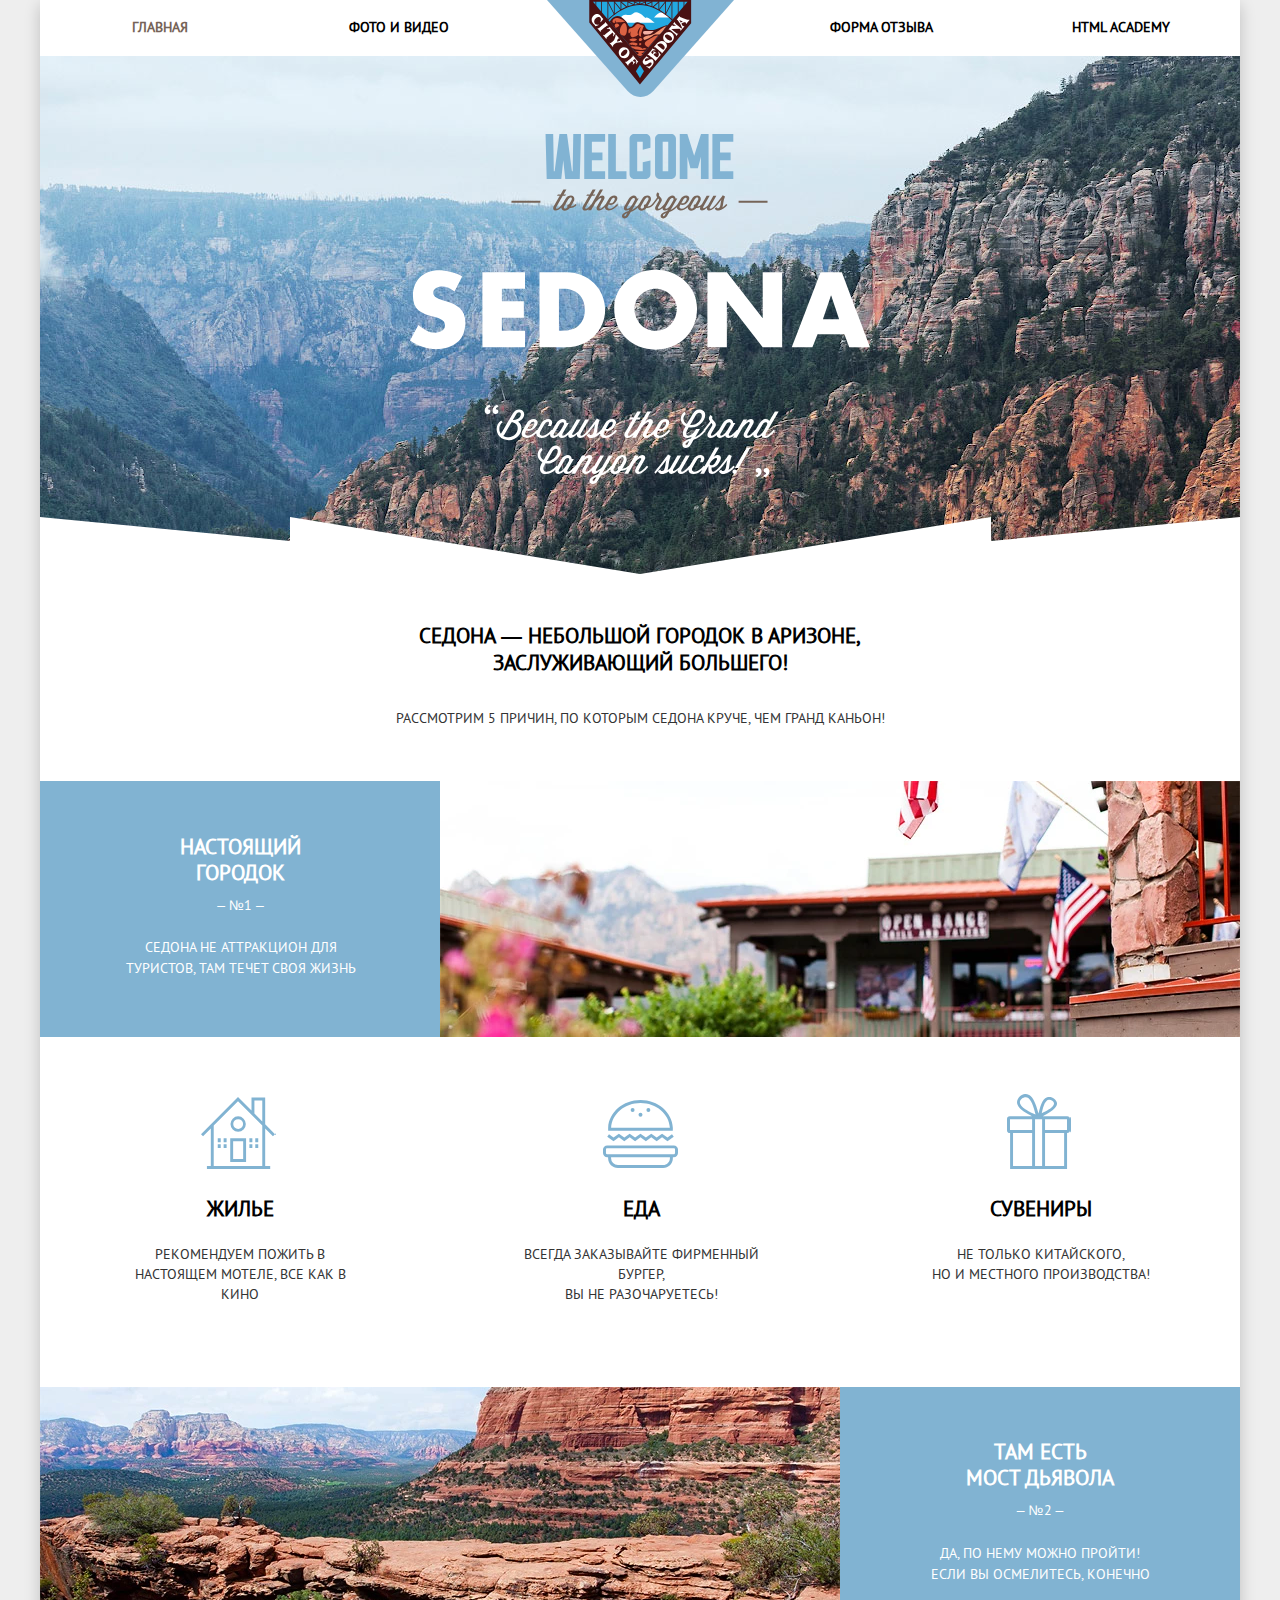
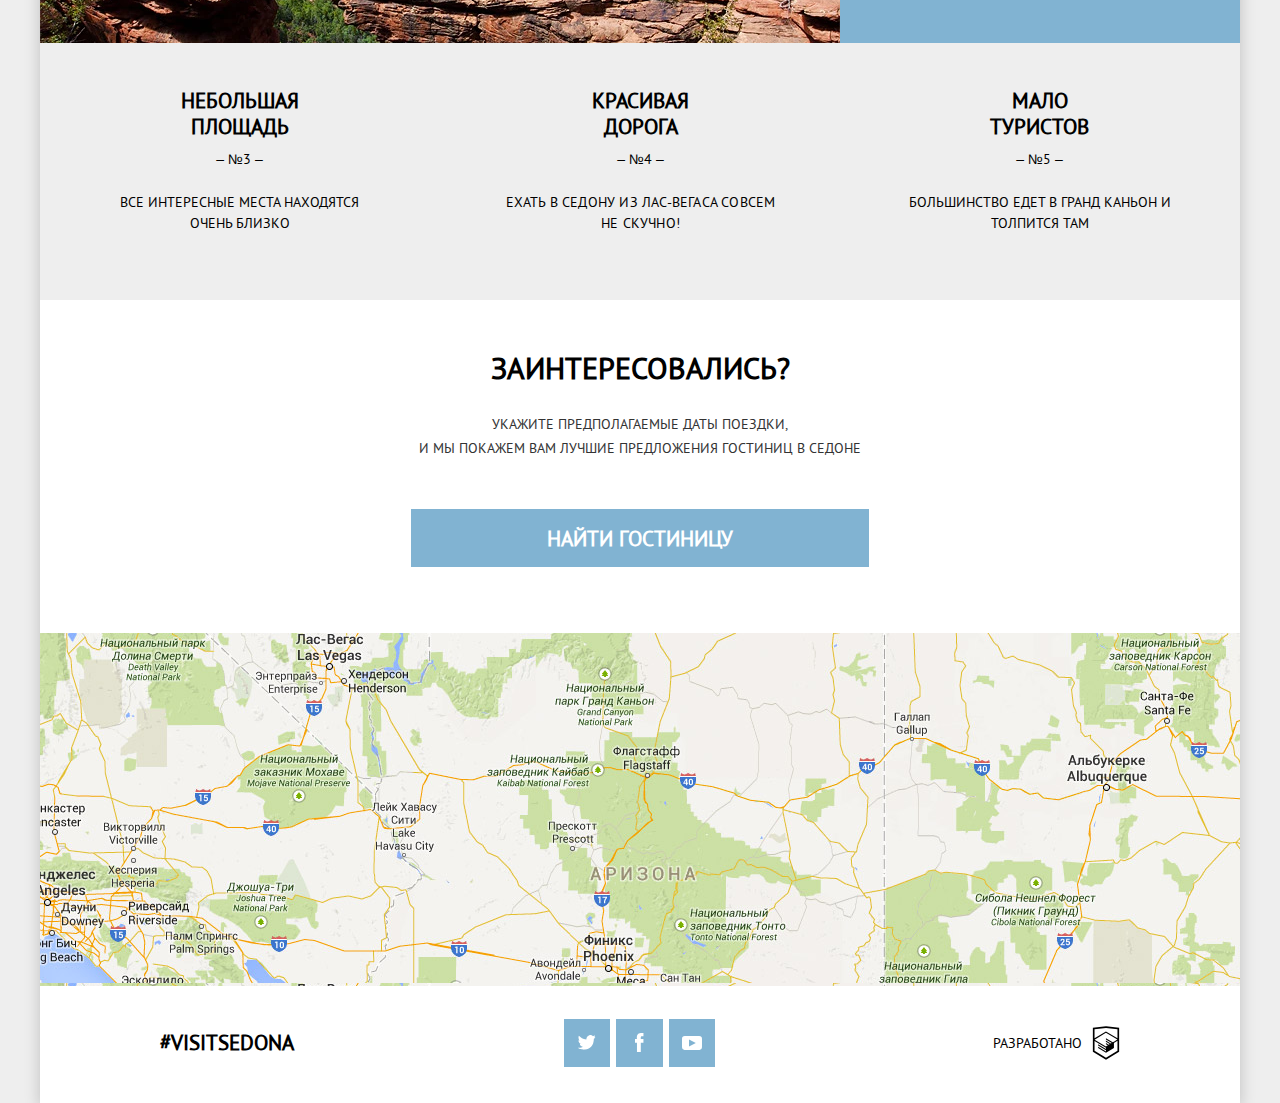
<file: index.html>
<!DOCTYPE html>
<html lang="ru">
<head>
  <meta charset="utf-8">
  <title>HTML Academy: Седона</title>
  <meta name="viewport" content="width=device-width,initial-scale=1">
  <link rel="preload" href="fonts/ptsans.woff2" as="font" crossorigin="anonymous">
  <link rel="preload" href="fonts/ptsansbold.woff2" as="font" crossorigin="anonymous">
  <link rel="stylesheet" href="css/style.min.css">
</head>
<body>
  <div class="wrapper">
    <header class="page-header">
      <nav class="main-menu main-menu--closed main-menu--nojs">
        <button class="main-menu__toggle" type="button"><span class="visually-hidden">Открыть меню</span></button>
        <ul class="main-menu__list site-list">
          <li class="site-list__item">
            <a class="site-list__link site-list__link--active">Главная</a>
          </li>
          <li class="site-list__item">
            <a class="site-list__link" href="photos.html">Фото и видео</a>
          </li>
          <li class="site-list__item">
            <a class="site-list__link" href="form.html">Форма отзыва</a>
          </li>
          <li class="site-list__item">
            <a class="site-list__link" href="https://htmlacademy.ru/intensive/adaptive">HTML Academy</a>
          </li>
        </ul>
        <div class="main-menu__mock"></div>
      </nav>
      <a class="page-header__logo" href="#">
        <picture>
          <source media="(min-width: 1200px)" srcset="img/logo-sedona-desktop.svg">
          <source media="(min-width: 768px)" srcset="img/logo-sedona-tablet.svg">
          <img class="page-header__logo-image" src="img/logo-sedona-mobile.svg" width="102" height="83" alt="Городок Седона">
        </picture>
      </a>
    </header>

    <main class="page-main">

      <section class="intro">
        <figure class="intro__photo">
          <img class="intro__image" src="img/text-sedona-index.svg" width="281" height="214" alt="Добро пожаловать в Седону!">
        </figure>
      </section>

      <h1 class="visually-hidden">Информационный сайт городка Седона</h1>

      <section class="advantages">
        <header class="advantages__header">
          <h2 class="visually-hidden">Особенности городка Седона</h2>
          <b class="advantages__slogan">СЕДОНА — небольшой городок в АРИЗОНЕ, зАСЛУЖИвающий большего!</b>
          <p class="advantages__intro">Рассмотрим 5 причин, по которым Седона круче, чем гранд каньон!</p>
        </header>
        <ul class="advantages__list">
          <li class="advantages__item edge edge--white">
            <div class="edge__text">
              <b class="edge__title">Настоящий городок</b>
              <span class="edge__count">&ndash; №1 &ndash;</span>
              <p class="edge__desc">Седона не аттракцион для туристов, там течет своя жизнь</p>
            </div>
            <figure class="edge__photo">
              <picture>
                <source type="image/webp" media="(min-width: 1200px)" srcset="img/main-city-desktop@1x.webp 1x, img/main-city-desktop@2x.webp 2x">
                <source type="image/webp" media="(min-width: 768px)" srcset="img/main-city-tablet@1x.webp 1x, img/main-city-tablet@2x.webp 2x">
                <source type="image/webp" srcset="img/main-city-mobile@1x.webp 1x, img/main-city-mobile@2x.webp 2x">
                <source media="(min-width: 1200px)" srcset="img/main-city-desktop@1x.jpg 1x, img/main-city-desktop@2x.jpg 2x">
                <source media="(min-width: 768px)" srcset="img/main-city-tablet@1x.jpg 1x, img/main-city-tablet@2x.jpg 2x">
                <img class="edge__image" src="img/main-city-mobile@1x.jpg" srcset="img/main-city-mobile@2x.jpg 2x" alt="Мотель в городке Седона">
              </picture>
            </figure>
          </li>
          <li class="advantages__item edge edge--white">
            <div class="edge__text">
              <b class="edge__title">Там есть <br> мост дьявола</b>
              <span class="edge__count">&ndash; №2 &ndash;</span>
              <p class="edge__desc">Да, по нему можно пройти! Если вы осмелитесь, конечно</p>
            </div>
            <figure class="edge__photo">
              <picture>
                <source type="image/webp" media="(min-width: 1200px)" srcset="img/main-bridge-desktop@1x.webp 1x, img/main-bridge-desktop@2x.webp 2x">
                <source type="image/webp" media="(min-width: 768px)" srcset="img/main-bridge-tablet@1x.webp 1x, img/main-bridge-tablet@2x.webp 2x">
                <source type="image/webp" srcset="img/main-bridge-mobile@1x.webp 1x, img/main-bridge-mobile@2x.webp 2x">
                <source media="(min-width: 1200px)" srcset="img/main-bridge-desktop@1x.jpg 1x, img/main-bridge-desktop@2x.jpg 2x">
                <source media="(min-width: 768px)" srcset="img/main-bridge-tablet@1x.jpg 1x, img/main-bridge-tablet@2x.jpg 2x">
                <img class="edge__image" src="img/main-bridge-mobile@1x.jpg" srcset="img/main-bridge-mobile@2x.jpg 2x" alt="Мотель в городке Седона">
              </picture>
            </figure>
          </li>
          <li class="advantages__item edge edge--black">
            <b class="edge__title">Небольшая площадь</b>
            <span class="edge__count">&ndash; №3 &ndash;</span>
            <p class="edge__desc">Все интересные места находятся очень близко</p>
          </li>
          <li class="advantages__item edge edge--black">
            <b class="edge__title">Красивая дорога</b>
            <span class="edge__count">&ndash; №4 &ndash;</span>
            <p class="edge__desc">Ехать в Седону из Лас-Вегаса совсем <br> не скучно!</p>
          </li>
          <li class="advantages__item edge edge--black">
            <b class="edge__title">Мало туристов</b>
            <span class="edge__count">&ndash; №5 &ndash;</span>
            <p class="edge__desc">Большинство едет в Гранд Каньон и толпится там</p>
          </li>
          <li class="advantages__item advantages-more">
            <ul class="advantages-more__list">
              <li class="advantages-more__item edge-more">
                <b class="edge-more__title">Жилье</b>
                <p class="edge-more__text">Рекомендуем пожить в настоящем мотеле, все как в кино</p>
              </li>
              <li class="advantages-more__item edge-more">
                <b class="edge-more__title">Сувениры</b>
                <p class="edge-more__text">Не только китайского, <br> но и местного производства!</p>
              </li>
              <li class="advantages-more__item edge-more">
                <b class="edge-more__title">Еда</b>
                <p class="edge-more__text">Всегда заказывайте фирменный бургер, <br> вы не разочаруетесь!</p>
              </li>
            </ul>
          </li>
        </ul>
      </section>

      <section class="booking">
        <h2 class="visually-hidden">Бронирование гостиницы</h2>
        <b class="booking__title">Заинтересовались?</b>
        <p class="booking__text">Укажите предполагаемые даты поездки, <br> и мы покажем вам лучшие предложения гостиниц в Cедоне</p>
        <a href="booking.html" class="booking__search button">Найти гостиницу</a>
      </section>

      <section class="map">
        <h2 class="visually-hidden">Местоположение Седоны на интерактивной карте</h2>
        <div class="map__place">
          <iframe class="map__content" src="https://www.google.com/maps/embed?pb=!1m14!1m8!1m3!1d1974744.3717088904!2d-111.92174829504081!3d35.585735735313484!3m2!1i1024!2i768!4f13.1!3m3!1m2!1s0x872da132f942b00d%3A0x5548c523fa6c8efd!2z0KHQtdC00L7QvdCwLCDQkNGA0LjQt9C-0L3QsCA4NjMzNiwg0KHQqNCQ!5e0!3m2!1sru!2sru!4v1558352105551!5m2!1sru!2sru" width="320" height="350" frameborder="0" style="border:0" allowfullscreen=""></iframe>
        </div>
      </section>
    </main>

    <footer class="page-footer">
      <div class="page-footer__hashtag hashtag">
        <a href="#" class="hashtag__link">#visitSEDONA</a>
      </div>
      <div class="page-footer__social social">
        <ul class="social__list">
          <li class="social__item">
            <a href="#" class="social__link social__link--twitter">
              <svg width="17.5" height="14.665">
                <use xlink:href="img/sprite.svg#icon-twitter"></use>
              </svg>
              <span class="visually-hidden">Мы в Твиттере</span>
            </a>
          </li>
          <li class="social__item">
            <a href="#" class="social__link social__link--facebook">
              <svg width="8.672 " height="18.944">
                <use xlink:href="img/sprite.svg#icon-facebook"></use>
              </svg>
              <span class="visually-hidden">Мы в Фейсбуке</span>
            </a>
          </li>
          <li class="social__item">
            <a href="#" class="social__link social__link--youtube">
              <svg width="19.979" height="14.015">
                <use xlink:href="img/sprite.svg#icon-youtube"></use>
              </svg>
              <span class="visually-hidden">Мы на Ютубе</span>
            </a>
          </li>
        </ul>
      </div>
      <div class="page-footer__copyright copyright">
        <span class="copyright__text">Разработано</span>
        <a class="copyright__link" href="https://htmlacademy.ru/intensive/adaptive">
          <svg class="copyright__logo" width="40" height="40">
            <use xlink:href="img/sprite.svg#icon-logo"></use>
          </svg>
          <span class="visually-hidden">HTML Academy</span>
        </a>
      </div>
    </footer>
  </div>
  <script src="js/menu-script.js"></script>
  <script src="js/picturefill.min.js"></script>
</body>
</html>
</file>
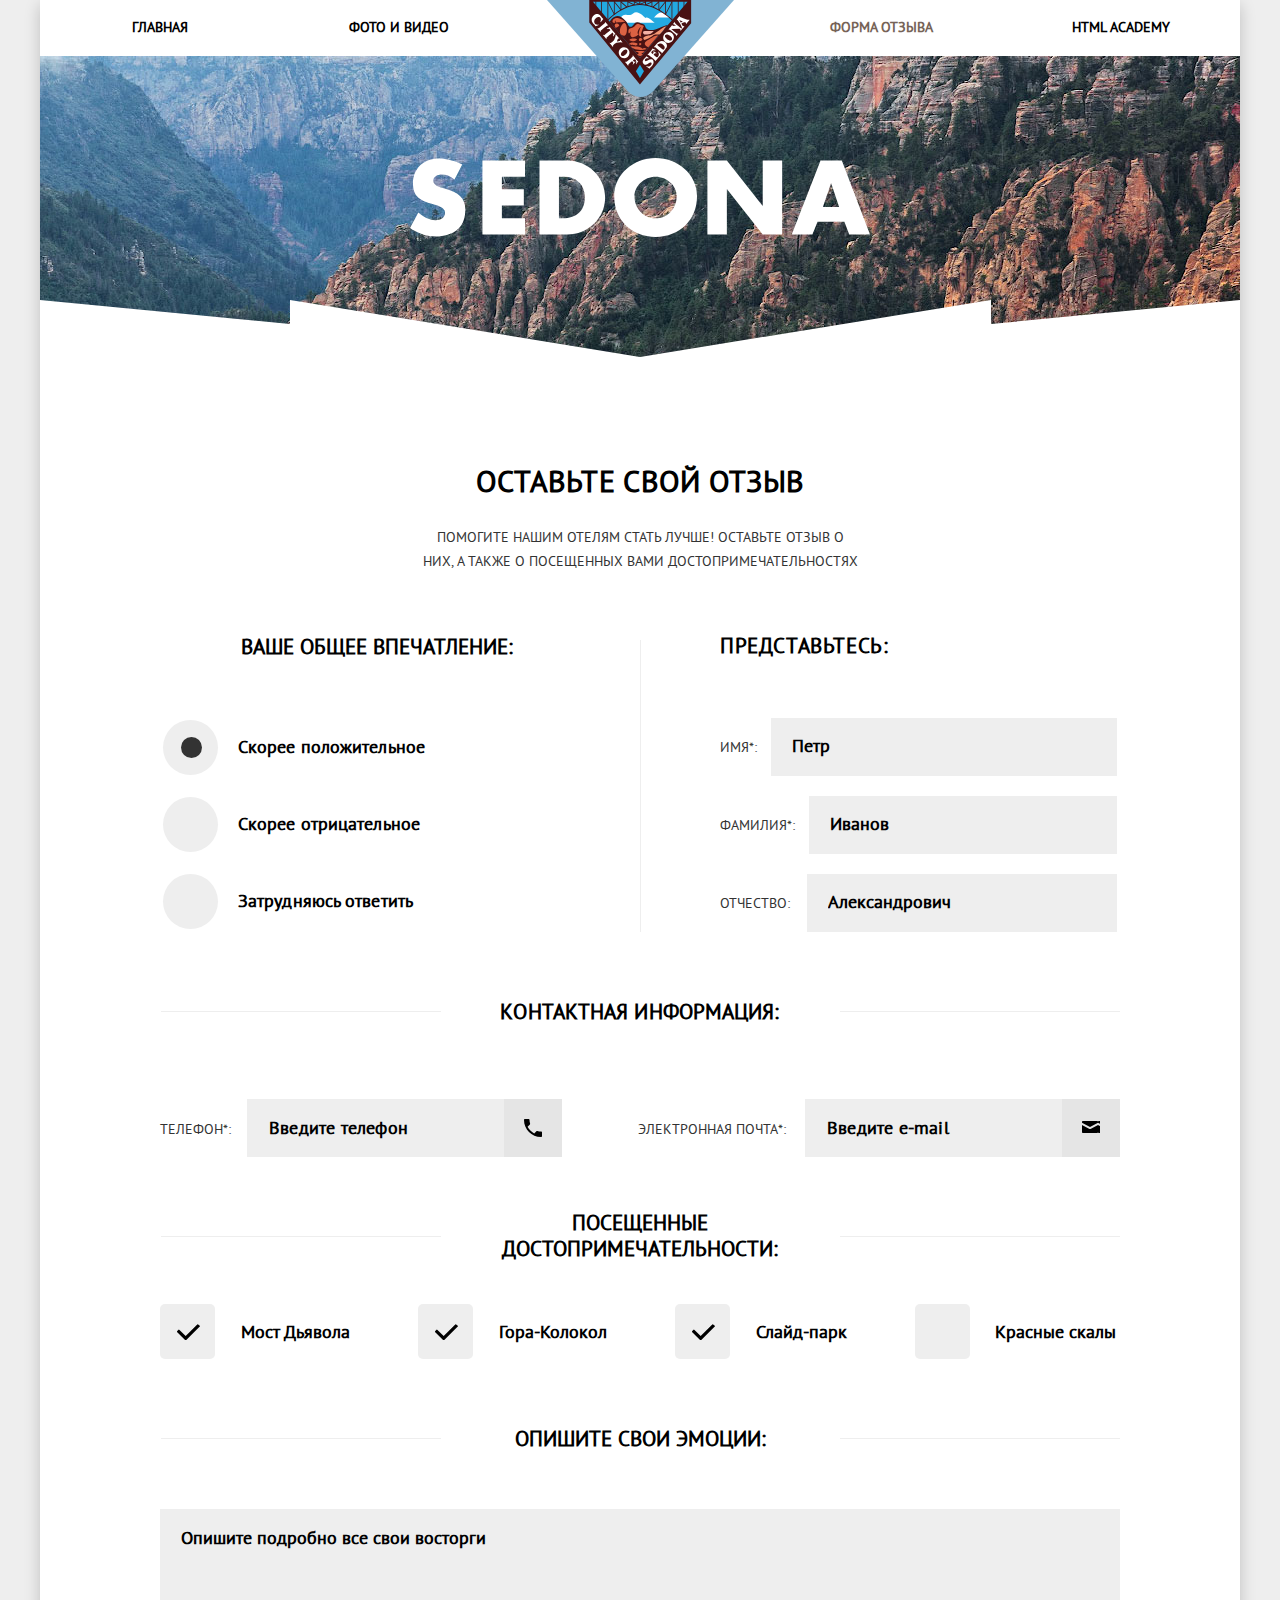
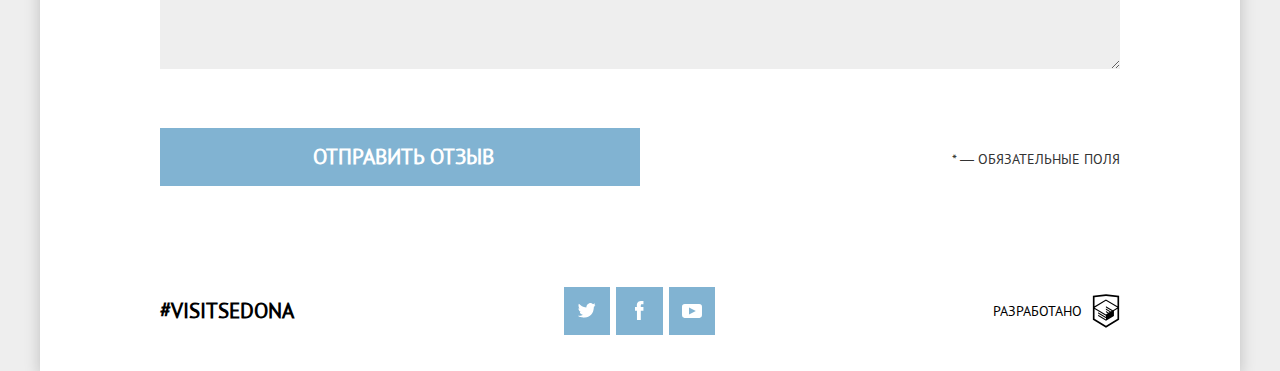
<file: form.html>
<!DOCTYPE html>
<html lang="ru">
<head>
  <meta charset="utf-8">
  <title>HTML Academy: Седона</title>
  <meta name="viewport" content="width=device-width,initial-scale=1">
  <link rel="preload" href="fonts/ptsans.woff2" as="font" crossorigin="anonymous">
  <link rel="preload" href="fonts/ptsansbold.woff2" as="font" crossorigin="anonymous">
  <link rel="stylesheet" href="css/style.min.css">
</head>
<body>
  <div class="wrapper">
    <header class="page-header">
      <nav class="main-menu main-menu--closed main-menu--nojs">
        <button class="main-menu__toggle" type="button"><span class="visually-hidden">Открыть меню</span></button>
          <ul class="main-menu__list site-list">
            <li class="site-list__item">
              <a class="site-list__link" href="index.html">Главная</a>
            </li>
            <li class="site-list__item">
              <a class="site-list__link" href="photos.html">Фото и видео</a>
            </li>
            <li class="site-list__item">
              <a class="site-list__link site-list__link--active">Форма отзыва</a>
            </li>
            <li class="site-list__item">
              <a class="site-list__link" href="https://htmlacademy.ru/intensive/adaptive">HTML Academy</a>
            </li>
          </ul>
          <div class="main-menu__mock"></div>
      </nav>
      <a class="page-header__logo" href="index.html">
        <picture>
          <source media="(min-width: 1200px)" srcset="img/logo-sedona-desktop.svg">
          <source media="(min-width: 768px)" srcset="img/logo-sedona-tablet.svg">
          <img class="page-header__logo-image" src="img/logo-sedona-mobile.svg" width="102" height="83" alt="Городок Седона">
        </picture>
      </a>
    </header>

    <main class="page-main">

      <section class="intro intro--inner">
        <figure class="intro__photo">
          <img class="intro__image" src="img/text-sedona.svg" width="229" height="39" alt="Добро пожаловать в Седону!">
        </figure>
      </section>

      <h1 class="visually-hidden">Отзывы</h1>

      <section class="form">
        <header class="form__header">
          <h2 class="form__title">Оставьте свой отзыв</h2>
          <p class="form__intro">Помогите нашим отелям стать лучше! оставьте отзыв о них, а также о посещенных вами достопримечательностях</p>
        </header>
        <form class="form__content" action="https://echo.htmlacademy.ru" method="post">
          <ul class="form__list">
            <li class="form__item">
              <fieldset class="form-item__fio form-fio">
                <legend class="form-fio__legend"><h3 class="form-fio__title">Представьтесь:</h3></legend>
                <div class="form-fio__string">
                  <label class="form-fio__label" for="fio__name-id">Имя*:</label>
                  <input class="form-fio__input" id="fio__name-id" name="name" type="text" placeholder="Петр" required="">
                </div>
                <div class="form-fio__string">
                  <label class="form-fio__label" for="fio__surname-id">Фамилия*:</label>
                  <input class="form-fio__input" id="fio__surname-id" name="surname" type="text" placeholder="Иванов" required="">
                </div>
                <div class="form-fio__string">
                  <label class="form-fio__label" for="fio__patronymic-id">Отчество:</label>
                  <input class="form-fio__input" id="fio__patronymic-id" name="patronymic" type="text" placeholder="Александрович">
                </div>
              </fieldset>
            </li>
            <li class="form__item">
              <fieldset class="form__contacts form-contacts">
                <legend class="form-contacts__legend"><h3 class="form-contacts__title">Контактная информация:</h3></legend>
                <div class="form-contacts__wrapper">
                  <div class="form-contacts__string">
                    <label class="form-contacts__label" for="contacts__tel-id">
                      <span class="form-contacts__unusual">Контактный</span>
                      <span class="form-contacts__usual">телефон*:</span>
                    </label>
                    <input class="form-contacts__input" id="contacts__tel-id" name="phone" type="tel" pattern="+7[0-9]{3}-[0-9]{3}-[0-9]{2}-[0-9]{2}" placeholder="Введите телефон" required="">
                  </div>
                  <div class="form-contacts__string">
                    <label class="form-contacts__label" for="contacts__mail-id">Электронная почта*:</label>
                    <input class="form-contacts__input" id="contacts__mail-id" name="email" type="email" placeholder="Введите e-mail" required="">
                  </div>
                </div>
              </fieldset>
            </li>
            <li class="form__item">
              <fieldset class="form__effect form-effect">
                <legend class="form-effect__legend"><h3 class="form-effect__title">Ваше общее впечатление:</h3></legend>
                <div class="form-effect__string">
                  <input class="form-effect__input visually-hidden" id="effect__positive-id" name="effect" value="positive" type="radio" checked="">
                  <label class="form-effect__label" for="effect__positive-id">Скорее положительное</label>
                </div>
                <div class="form-effect__string">
                  <input class="form-effect__input visually-hidden" id="effect__negative-id" name="effect" value="negative" type="radio">
                  <label class="form-effect__label" for="effect__negative-id">Скорее отрицательное</label>
                </div>
                <div class="form-effect__string">
                  <input class="form-effect__input visually-hidden" id="effect__difficult-id" name="effect" value="difficult" type="radio">
                  <label class="form-effect__label" for="effect__difficult-id">Затрудняюсь ответить</label>
                </div>
              </fieldset>
            </li>
            <li class="form__item">
              <fieldset class="form__places form-places">
                <legend class="form-places__legend"><h3 class="form-places__title">Посещенные достопримечательности:</h3></legend>
                <div class="form-places__wrapper">
                  <div class="form-places__string">
                    <input class="form-places__input visually-hidden" id="places__bridge-id" name="place" value="devils bridge" type="checkbox" checked="">
                    <label class="form-places__label" for="places__bridge-id">Мост Дьявола</label>
                  </div>
                  <div class="form-places__string">
                    <input class="form-places__input visually-hidden" id="places__mountain-id" name="place" value="Bound-mountain" type="checkbox" checked="">
                    <label class="form-places__label" for="places__mountain-id">Гора-Колокол</label>
                  </div>
                  <div class="form-places__string">
                    <input class="form-places__input visually-hidden" id="places__park-id" name="place" value="Slide-park" type="checkbox" checked="">
                    <label class="form-places__label" for="places__park-id">Слайд-парк</label>
                  </div>
                  <div class="form-places__string">
                    <input class="form-places__input visually-hidden" id="places__rock-id" name="place" value="Red rocks" type="checkbox">
                    <label class="form-places__label" for="places__rock-id">Красные скалы</label>
                  </div>
                </div>
              </fieldset>
            </li>
            <li class="form__item">
              <fieldset class="form__emotions form-emotions">
                <legend class="form-emotions__legend"><h3 class="form-emotions__title">Опишите свои эмоции:</h3></legend>
                <textarea class="form__emotions__input" name="emotions" placeholder="Опишите подробно все свои восторги"></textarea>
              </fieldset>
            </li>
          </ul>
          <div class="form__send">
            <button class="form__button button" type="submit">Отправить отзыв</button>
            <span class="form__remark">* — обязательные поля</span>
          </div>
        </form>
      </section>
    </main>

    <footer class="page-footer">
      <div class="page-footer__hashtag hashtag">
        <a href="#" class="hashtag__link">#visitSEDONA</a>
      </div>
      <div class="page-footer__social social">
        <ul class="social__list">
          <li class="social__item">
            <a href="#" class="social__link social__link--twitter">
              <svg width="17.5" height="14.663">
                <use xlink:href="img/sprite.svg#icon-twitter"></use>
              </svg>
              <span class="visually-hidden">Мы в Твиттере</span>
            </a>
            </li>
            <li class="social__item">
              <a href="#" class="social__link social__link--facebook">
                <svg width="8.672" height="18.944">
                  <use xlink:href="img/sprite.svg#icon-facebook"></use>
                </svg>
                <span class="visually-hidden">Мы в Фейсбуке</span>
              </a>
            </li>
            <li class="social__item">
              <a href="#" class="social__link social__link--youtube">
                <svg width="19.979" height="14.015">
                  <use xlink:href="img/sprite.svg#icon-youtube"></use>
                </svg>
                <span class="visually-hidden">Мы на Ютубе</span>
              </a>
            </li>
          </ul>
        </div>
        <div class="page-footer__copyright copyright">
          <span class="copyright__text">Разработано</span>
          <a class="copyright__link" href="https://htmlacademy.ru/intensive/adaptive">
          <svg class="copyright__logo" width="40" height="40">
            <use xlink:href="img/sprite.svg#icon-logo"></use>
          </svg>
          <span class="visually-hidden">HTML Academy</span>
        </a>
      </div>
    </footer>

    <div class="modal modal--success">
      <h3 class="modal__title">Ваш отзыв отправлен!</h3>
      <p class="modal__intro">Спасибо за ваше участие, ваш отзыв уже поступил к нам.<br>
        В ближайшее время мы опубликуем его на сайте.</p>
      <button class="modal__button button">Закрыть окно</button>
    </div>
    <div class="modal modal--error">
      <h3 class="modal__title">Что-то пошло не так!</h3>
      <p class="modal__intro">Проверьте поля, выделенные красным, скорее всего вы забыли их заполнить</p>
      <button class="modal__button button">Ок</button>
    </div>
  </div>
  <script src="js/menu-script.js"></script>
  <script src="js/picturefill.min.js"></script>
</body>
</html>
</file>
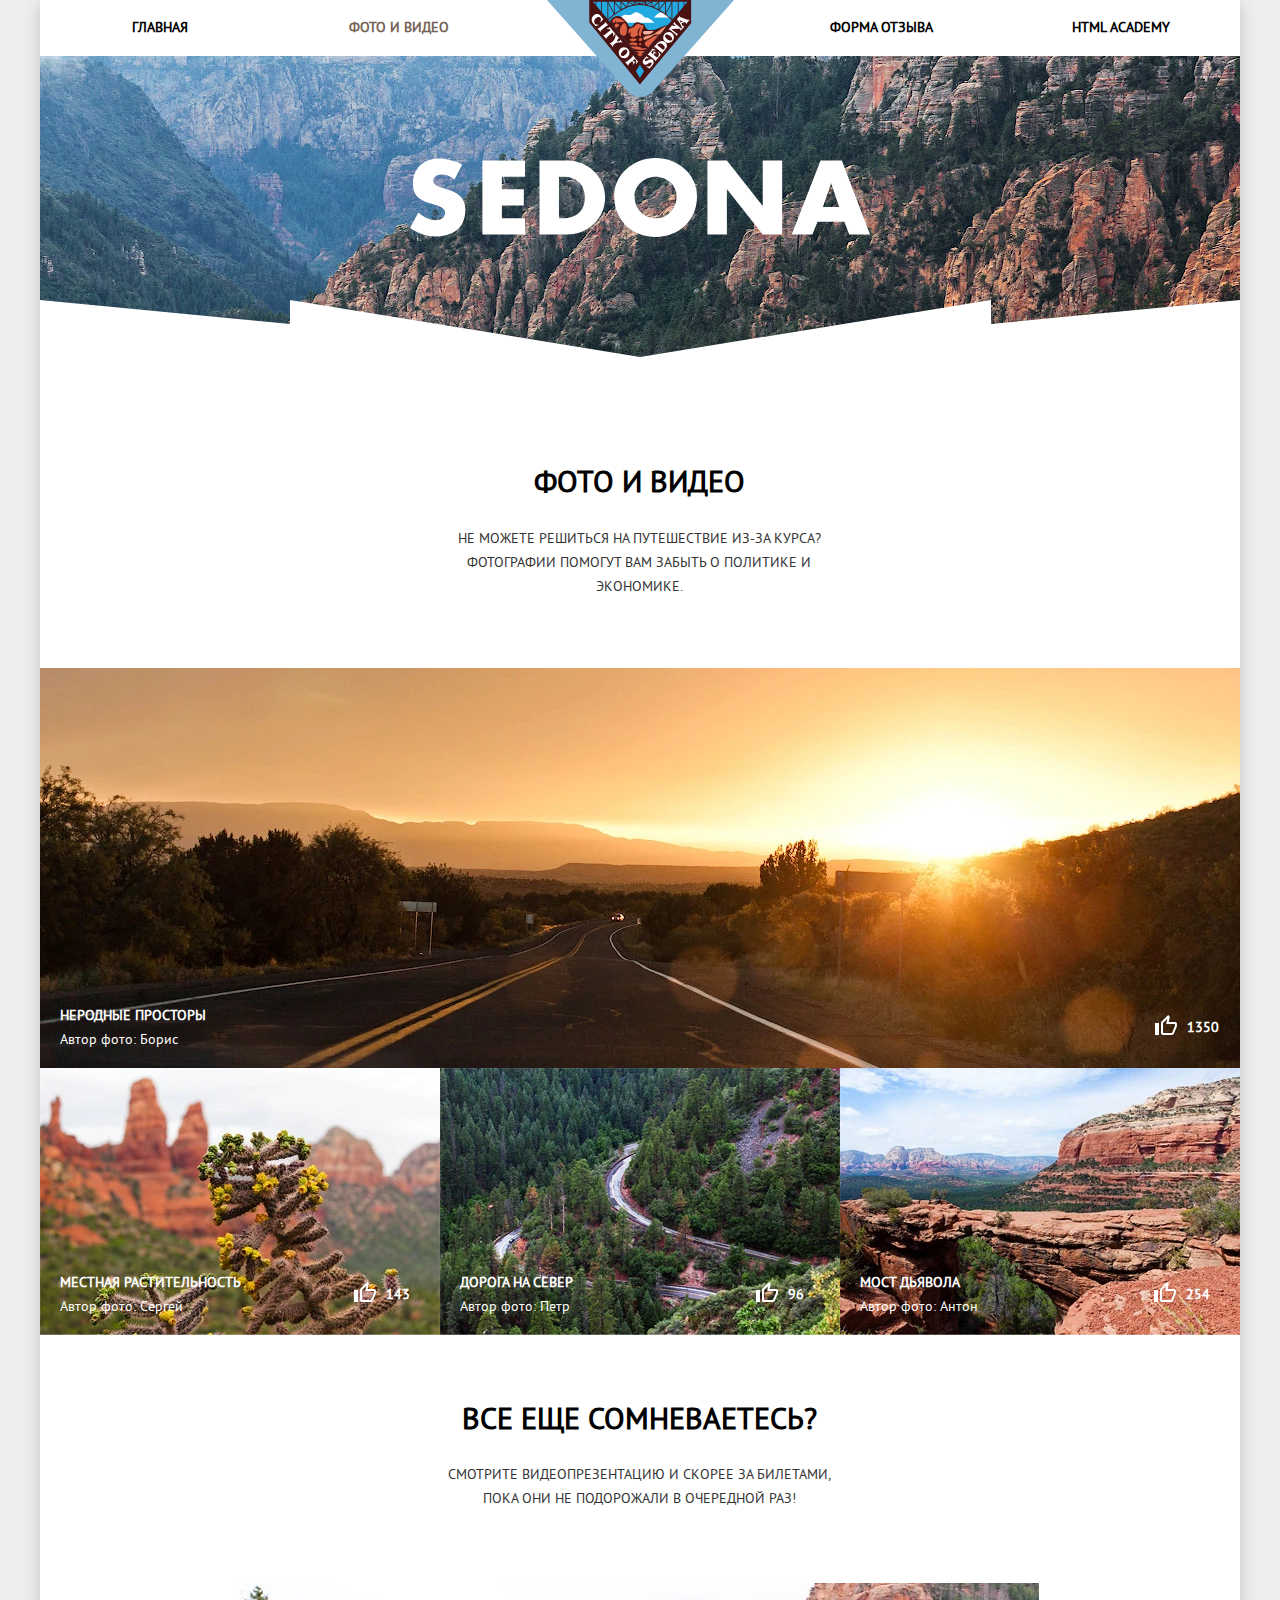
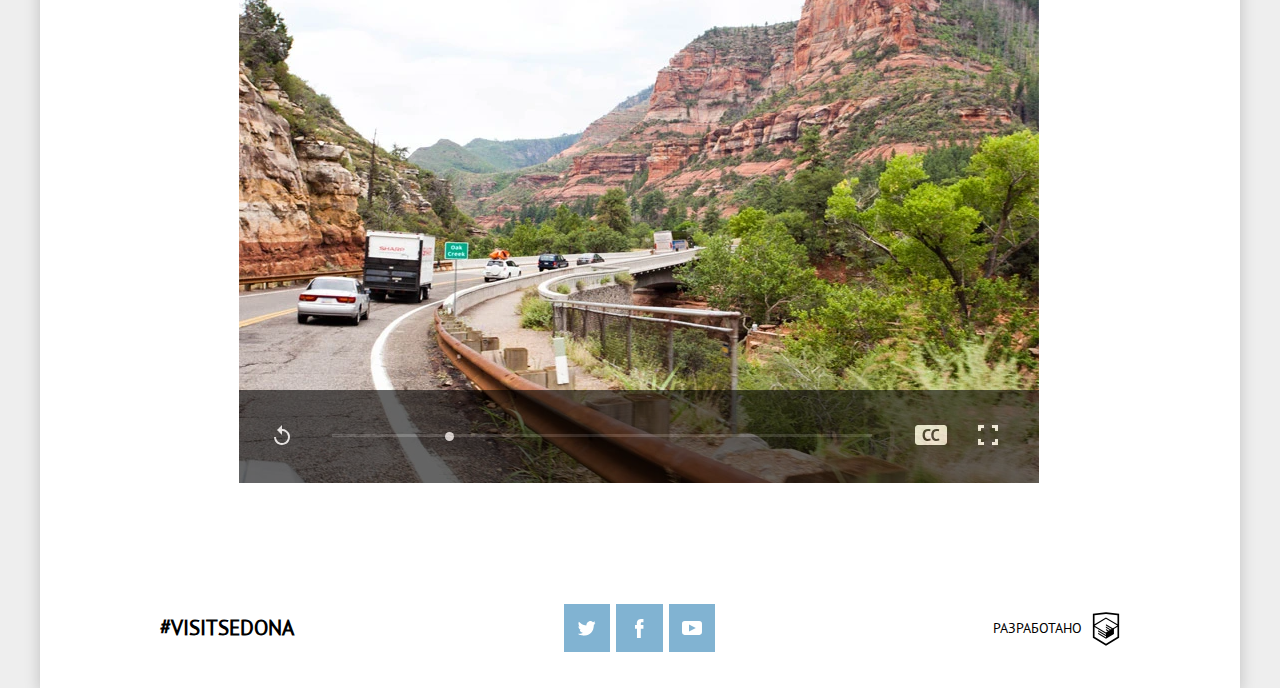
<file: photos.html>
<!DOCTYPE html>
<html lang="ru">
<head>
  <meta charset="utf-8">
  <title>HTML Academy: Седона</title>
  <meta name="viewport" content="width=device-width,initial-scale=1">
  <link rel="preload" href="fonts/ptsans.woff2" as="font" crossorigin="anonymous">
  <link rel="preload" href="fonts/ptsansbold.woff2" as="font" crossorigin="anonymous">
  <link rel="stylesheet" href="css/style.min.css">
</head>
<body>
  <div class="wrapper">
    <header class="page-header">
      <nav class="main-menu main-menu--closed main-menu--nojs">
        <button class="main-menu__toggle" type="button"><span class="visually-hidden">Открыть меню</span></button>
        <ul class="main-menu__list site-list">
          <li class="site-list__item">
            <a class="site-list__link" href="index.html">Главная</a>
          </li>
          <li class="site-list__item">
            <a class="site-list__link site-list__link--active">Фото и видео</a>
          </li>
          <li class="site-list__item">
            <a class="site-list__link" href="form.html">Форма отзыва</a>
          </li>
          <li class="site-list__item">
            <a class="site-list__link" href="https://htmlacademy.ru/intensive/adaptive">HTML Academy</a>
          </li>
        </ul>
        <div class="main-menu__mock"></div>
      </nav>
      <a class="page-header__logo" href="index.html">
        <picture>
          <source media="(min-width: 1200px)" srcset="img/logo-sedona-desktop.svg">
          <source media="(min-width: 768px)" srcset="img/logo-sedona-tablet.svg">
          <img class="page-header__logo-image" src="img/logo-sedona-mobile.svg" width="102" height="83" alt="Городок Седона">
        </picture>
      </a>
    </header>

    <main class="page-main">

      <section class="intro intro--inner">
        <figure class="intro__photo">
          <img class="intro__image" src="img/text-sedona.svg" width="229" height="39" alt="Добро пожаловать в Седону!">
        </figure>
      </section>

      <h1 class="visually-hidden">Медиагалерея</h1>

      <section class="gallery">
        <header class="gallery__header">
          <h2 class="gallery__title">Фото и видео</h2>
          <p class="gallery__subtitle">Не можете решиться на путешествие из-за курса? Фотографии помогут вам забыть о политике и экономике.</p>
        </header>
        <div class="gallery__photo photo-gallery">
          <ul class="photo-gallery__list">
            <li class="photo-gallery__item">
              <figure class="photo-galery__post">
                <a href="#" class="photo-gallery__link"><picture>
                    <source type="image/webp" media="(min-width: 1200px)" srcset="img/photo-sunset-desktop@1x.webp 1x, img/photo-sunset-desktop@2x.webp 2x">
                    <source type="image/webp" media="(min-width: 768px)" srcset="img/photo-sunset-tablet@1x.webp 1x, img/photo-sunset-tablet@2x.webp 2x">
                    <source type="image/webp" srcset="img/photo-sunset-mobile@1x.webp 1x, img/photo-sunset-mobile@2x.webp 2x">
                    <source media="(min-width: 1200px)" srcset="img/photo-sunset-desktop@1x.jpg 1x, img/photo-sunset-desktop@2x.jpg 2x">
                    <source media="(min-width: 768px)" srcset="img/photo-sunset-tablet@1x.jpg 1x, img/photo-sunset-tablet@2x.jpg 2x">
                    <img class="photo-gallery__image" src="img/photo-sunset-mobile@1x.jpg" srcset="img/photo-sunset-mobile@2x.jpg 2x" alt="Дорога на закате">
                  </picture></a>
                <figcaption class="photo-galery__legend">
                  <div class="photo-gallery__text">
                    <b class="photo-gallery__sign">Неродные просторы</b>
                    <span class="photo-gallery__author">Автор фото: Борис</span>
                  </div>
                  <div class="photo-gallery__like">
                    <svg class="photo-gallery__icon" width="22" height="20">
                      <use xlink:href="img/sprite.svg#icon-like"></use>
                    </svg>
                    <span class="photo-gallery__counter">1350</span>
                  </div>
                </figcaption>
              </figure>
            </li>
            <li class="photo-gallery__item">
              <figure class="photo-galery__post">
                <a href="#" class="photo-gallery__link"><picture>
                    <source type="image/webp" media="(min-width: 1200px)" srcset="img/photo-cactus-desktop@1x.webp 1x, img/photo-cactus-desktop@2x.webp 2x">
                    <source type="image/webp" media="(min-width: 768px)" srcset="img/photo-cactus-tablet@1x.webp 1x, img/photo-cactus-tablet@2x.webp 2x">
                    <source type="image/webp" srcset="img/photo-cactus-mobile@1x.webp 1x, img/photo-cactus-mobile@2x.webp 2x">
                    <source media="(min-width: 1200px)" srcset="img/photo-cactus-desktop@1x.jpg 1x, img/photo-cactus-desktop@2x.jpg 2x">
                    <source media="(min-width: 768px)" srcset="img/photo-cactus-tablet@1x.jpg 1x, img/photo-cactus-tablet@2x.jpg 2x">
                    <img class="photo-gallery__image" src="img/photo-cactus-mobile@1x.jpg" srcset="img/photo-cactus-mobile@2x.jpg 2x" alt="Кактус с жёлтыми цветами">
                  </picture></a>
                <figcaption class="photo-galery__legend">
                  <div class="photo-gallery__text">
                    <b class="photo-gallery__sign">Местная растительность</b>
                    <span class="photo-gallery__author">Автор фото: Сергей</span>
                  </div>
                  <div class="photo-gallery__like">
                    <svg class="photo-gallery__icon" width="22" height="20">
                      <use xlink:href="img/sprite.svg#icon-like"></use>
                    </svg>
                    <span class="photo-gallery__counter">143</span>
                  </div>
                </figcaption>
              </figure>
            </li>
            <li class="photo-gallery__item">
              <figure class="photo-galery__post">
                <a href="#" class="photo-gallery__link"><picture>
                    <source type="image/webp" media="(min-width: 1200px)" srcset="img/photo-roads-desktop@1x.webp 1x, img/photo-roads-desktop@2x.webp 2x">
                    <source type="image/webp" media="(min-width: 768px)" srcset="img/photo-roads-tablet@1x.webp 1x, img/photo-roads-tablet@2x.webp 2x">
                    <source type="image/webp" srcset="img/photo-roads-mobile@1x.webp 1x, img/photo-roads-mobile@2x.webp 2x">
                    <source media="(min-width: 1200px)" srcset="img/photo-roads-desktop@1x.jpg 1x, img/photo-roads-desktop@2x.jpg 2x">
                    <source media="(min-width: 768px)" srcset="img/photo-roads-tablet@1x.jpg 1x, img/photo-roads-tablet@2x.jpg 2x">
                    <img class="photo-gallery__image" src="img/photo-roads-mobile@1x.jpg" srcset="img/photo-roads-mobile@2x.jpg 2x" alt="Лесной серпантин">
                  </picture></a>
                <figcaption class="photo-galery__legend">
                  <div class="photo-gallery__text">
                    <b class="photo-gallery__sign">Дорога на север</b>
                    <span class="photo-gallery__author">Автор фото: Петр</span>
                  </div>
                  <div class="photo-gallery__like">
                    <svg class="photo-gallery__icon" width="22" height="20">
                      <use xlink:href="img/sprite.svg#icon-like"></use>
                    </svg>
                    <span class="photo-gallery__counter">96</span>
                  </div>
                </figcaption>
              </figure>
            </li>
            <li class="photo-gallery__item">
              <figure class="photo-galery__post">
                <a href="#" class="photo-gallery__link"><picture>
                    <source type="image/webp" media="(min-width: 1200px)" srcset="img/photo-bridge-desktop@1x.webp 1x, img/photo-bridge-desktop@2x.webp 2x">
                    <source type="image/webp" media="(min-width: 768px)" srcset="img/photo-bridge-tablet@1x.webp 1x, img/photo-bridge-tablet@2x.webp 2x">
                    <source type="image/webp" srcset="img/photo-bridge-mobile@1x.webp 1x, img/photo-bridge-mobile@2x.webp 2x">
                    <source media="(min-width: 1200px)" srcset="img/photo-bridge-desktop@1x.jpg 1x, img/photo-bridge-desktop@2x.jpg 2x">
                    <source media="(min-width: 768px)" srcset="img/photo-bridge-tablet@1x.jpg 1x, img/photo-bridge-tablet@2x.jpg 2x">
                    <img class="photo-gallery__image" src="img/photo-bridge-mobile@1x.jpg" srcset="img/photo-bridge-mobile@2x.jpg 2x" alt="Дорога на закате">
                  </picture></a>
                <figcaption class="photo-galery__legend">
                  <div class="photo-gallery__text">
                    <b class="photo-gallery__sign">Мост дьявола</b>
                    <span class="photo-gallery__author">Автор фото: Антон</span>
                  </div>
                  <div class="photo-gallery__like">
                    <svg class="photo-gallery__icon" width="22" height="20">
                      <use xlink:href="img/sprite.svg#icon-like"></use>
                    </svg>
                    <span class="photo-gallery__counter">254</span>
                  </div>
                </figcaption>
              </figure>
            </li>
          </ul>
        </div>
        <div class="gallery__video video-gallery">
          <div class="video-gallery__text">
            <b class="video-gallery__comment">Все еще сомневаетесь?</b>
            <p class="video-gallery__intro">Смотрите видеопрезентацию и скорее за билетами, пока они не подорожали в очередной раз!</p>
          </div>
          <div class="video-gallery__player player">
            <div class="player__content">
              <picture>
                <source type="image/webp" media="(min-width: 1200px)" srcset="img/video-desktop@1x.webp 1x, img/video-desktop@2x.webp 2x">
                <source type="image/webp" media="(min-width: 768px)" srcset="img/video-tablet@1x.webp 1x, img/video-tablet@2x.webp 2x">
                <source type="image/webp" srcset="img/video-mobile@1x.webp 1x, img/video-mobile@2x.webp 2x">
                <source media="(min-width: 1200px)" srcset="img/video-desktop@1x.jpg 1x, img/video-desktop@2x.jpg 2x">
                <source media="(min-width: 768px)" srcset="img/video-tablet@1x.jpg 1x, img/video-tablet@2x.jpg 2x">
                <img class="player__screensaver" src="img/video-mobile@1x.jpg" srcset="img/video-mobile@2x.jpg 2x" width="321" height="202" alt="Видеопрезентация Седоны">
              </picture>
              <div class="player__control control-player">
                <div class="control-player__position">
                  <div class="control-player__scrolling">
                    <div class="control-player__range">
                      <div class="control-player__scale"></div>
                      <div class="control-player__toggle"></div>
                    </div>
                  </div>
                  <button class="control-player__playback" type="button">
                    <svg width="16" height="20">
                      <use xlink:href="img/sprite.svg#icon-video-replay"></use>
                    </svg>
                    <span class="visually-hidden">Перемотать назад</span>
                  </button>
                  <button class="control-player__subtitles" type="button">
                    <svg width="32" height="20">
                      <use xlink:href="img/sprite.svg#icon-video-subtitles"></use>
                    </svg>
                    <span class="visually-hidden">Субтитры</span>
                  </button>
                  <button class="control-player__full-screen" type="button">
                    <svg width="20" height="20">
                      <use xlink:href="img/sprite.svg#icon-video-fullscreen"></use>
                    </svg>
                    <span class="visually-hidden">Во весь экран</span>
                  </button>
                </div>
              </div>
            </div>
          </div>
        </div>
      </section>
    </main>

    <footer class="page-footer">
      <div class="page-footer__hashtag hashtag">
        <a href="#" class="hashtag__link">#visitSEDONA</a>
      </div>
      <div class="page-footer__social social">
        <ul class="social__list">
          <li class="social__item">
            <a href="#" class="social__link social__link--twitter">
              <svg width="17.5" height="14.663">
                <use xlink:href="img/sprite.svg#icon-twitter"></use>
              </svg>
              <span class="visually-hidden">Мы в Твиттере</span>
            </a>
          </li>
          <li class="social__item">
            <a href="#" class="social__link social__link--facebook">
              <svg width="8.672" height="18.944">
                <use xlink:href="img/sprite.svg#icon-facebook"></use>
              </svg>
              <span class="visually-hidden">Мы в Фейсбуке</span>
            </a>
          </li>
          <li class="social__item">
            <a href="#" class="social__link social__link--youtube">
              <svg width="19.979" height="14.015">
                <use xlink:href="img/sprite.svg#icon-youtube"></use>
              </svg>
              <span class="visually-hidden">Мы на Ютубе</span>
            </a>
          </li>
        </ul>
      </div>
      <div class="page-footer__copyright copyright">
        <span class="copyright__text">Разработано</span>
        <a class="copyright__link" href="https://htmlacademy.ru/intensive/adaptive">
          <svg class="copyright__logo" width="40" height="40">
            <use xlink:href="img/sprite.svg#icon-logo"></use>
          </svg>
          <span class="visually-hidden">HTML Academy</span>
        </a>
      </div>
    </footer>
  </div>
  <script src="js/menu-script.js"></script>
  <script src="js/picturefill.min.js"></script>
</body>
</html>
</file>
<file: css/style.min.css>
/*! normalize.css v8.0.1 | MIT License | github.com/necolas/normalize.css */
html{line-height:1.15;-webkit-text-size-adjust:100%}body{margin:0;padding:0;font-family:"PTSans","Arial",sans-serif;font-size:14px;font-weight:400;font-style:normal;font-stretch:normal;letter-spacing:normal;text-align:center;color:#000;background-color:#eee}details,img,main{display:block}h1{font-size:2em;margin:.67em 0}hr{-webkit-box-sizing:content-box;box-sizing:content-box;height:0;overflow:visible}code,kbd,pre,samp{font-family:monospace,monospace;font-size:1em}a{background-color:transparent;text-decoration:none}abbr[title]{border-bottom:none;-webkit-text-decoration:underline dotted;text-decoration:underline dotted}b,strong{font-weight:bolder}small{font-size:80%}sub,sup{font-size:75%;line-height:0;position:relative;vertical-align:baseline}sub{bottom:-.25em}sup{top:-.5em}img{border-style:none;max-width:100%;height:auto}button,input,optgroup,select,textarea{font-family:inherit;font-size:100%;line-height:1.15;margin:0}button,input{overflow:visible}button,select{text-transform:none}[type=button],[type=reset],[type=submit],button{-webkit-appearance:button}[type=button]::-moz-focus-inner,[type=reset]::-moz-focus-inner,[type=submit]::-moz-focus-inner,button::-moz-focus-inner{border-style:none;padding:0}[type=button]:-moz-focusring,[type=reset]:-moz-focusring,[type=submit]:-moz-focusring,button:-moz-focusring{outline:1px dotted ButtonText}fieldset{padding:.35em .75em .625em}legend{color:inherit;display:table;max-width:100%;white-space:normal}progress{vertical-align:baseline}textarea{overflow:auto}[type=checkbox],[type=radio],legend{-webkit-box-sizing:border-box;box-sizing:border-box;padding:0}[type=number]::-webkit-inner-spin-button,[type=number]::-webkit-outer-spin-button{height:auto}[type=search]{-webkit-appearance:textfield;outline-offset:-2px}[type=search]::-webkit-search-decoration{-webkit-appearance:none}::-webkit-file-upload-button{-webkit-appearance:button;font:inherit}summary{display:list-item}.edge--black br,[hidden],template{display:none}@font-face{font-family:"PTSans";font-weight:400;font-style:normal;font-display:swap;src:url(../fonts/ptsans.woff) format("woff"),url(../fonts/ptsans.woff2) format("woff2")}@font-face{font-family:"PTSans Bold";font-weight:700;font-style:normal;font-display:swap;src:url(../fonts/ptsansbold.woff) format("woff"),url(../fonts/ptsansbold.woff2) format("woff2")}.visually-hidden:not(:focus):not(:active),input[type=checkbox].visually-hidden,input[type=radio].visually-hidden{position:absolute;width:1px;height:1px;margin:-1px;border:0;padding:0;white-space:nowrap;-webkit-clip-path:inset(100%);clip-path:inset(100%);clip:rect(0 0 0 0);overflow:hidden}.wrapper{width:320px;margin:0 auto;background-color:#fff;-webkit-box-shadow:0 5px 15px 0 rgba(0,1,1,.2);box-shadow:0 5px 15px 0 rgba(0,1,1,.2)}@media (min-width:768px){.wrapper{width:768px}}@media (min-width:1280px){.wrapper{width:1200px}}.button{padding-top:21px;padding-bottom:21px;font-size:21px;font-weight:700;line-height:1.24;color:#fff;background-color:#81b3d2;border:0}.page-header{position:relative;display:-webkit-box;display:-ms-flexbox;display:flex;-webkit-box-orient:vertical;-webkit-box-direction:normal;-ms-flex-direction:column;flex-direction:column}.page-header__logo{position:absolute;z-index:2;bottom:-28px;left:calc(50% - 51px)}@media (min-width:768px){.page-header{min-height:56px}.page-header__logo{top:0}}@media (min-width:1280px){.page-header__logo{left:calc(50% - 93.5px)}.page-header__logo-image{width:187px;height:97px}}@media (max-width:767px){.main-menu{position:relative;width:320px;margin:0 auto}.main-menu .main-menu--nojs .main-menu__toggle,.main-menu--closed .site-list{display:none}.main-menu--closed .main-menu__toggle::before{content:"";line-height:26px;position:absolute;z-index:3;top:17px;right:20px;width:23px;height:4px;background-color:#81b3d2;-webkit-box-shadow:0 8px #81b3d2,0 17px #81b3d2;box-shadow:0 8px #81b3d2,0 17px #81b3d2}.main-menu--opened .main-menu__toggle::after,.main-menu--opened .main-menu__toggle::before{content:"";line-height:26px;position:absolute;top:26px;right:17px;width:28px;height:4px;-webkit-transform:rotate(45deg);transform:rotate(45deg);background-color:#fff}.main-menu--opened .main-menu__toggle::after{-webkit-transform:rotate(-45deg);transform:rotate(-45deg)}.main-menu .main-menu__toggle{position:absolute;top:0;right:0;z-index:2;display:block;width:63px;height:56px;cursor:pointer;border:0;background-color:transparent}.main-menu .main-menu--nojs{min-height:279px}.main-menu .main-menu--nojs .site-list{display:block}.main-menu__mock{height:56px;background-color:#fff}}@media (min-width:768px){.main-menu__toggle{display:none}.site-list{display:-webkit-box;display:-ms-flexbox;display:flex;-webkit-box-orient:horizontal;-webkit-box-direction:normal;-ms-flex-direction:row;flex-direction:row;-ms-flex-pack:distribute;justify-content:space-around;-webkit-box-align:center;-ms-flex-align:center;align-items:center;-ms-flex-wrap:wrap;flex-wrap:wrap}}.site-list{margin:0;padding:0;list-style:none}@media (max-width:767px){.site-list__link{padding-left:56px;padding-right:56px;background-color:#81b3d2;-webkit-box-shadow:0 1px 0 0 rgba(1,1,1,.2),inset 0 1px 0 0 rgba(255,255,255,.2);box-shadow:0 1px 0 0 rgba(1,1,1,.2),inset 0 1px 0 0 rgba(255,255,255,.2)}.site-list__item:first-child .site-list__link{-webkit-box-shadow:0 1px 0 0 rgba(1,1,1,.2);box-shadow:0 1px 0 0 rgba(1,1,1,.2)}.site-list__item:last-child .site-list__link{-webkit-box-shadow:inset 0 1px 0 0 rgba(255,255,255,.2);box-shadow:inset 0 1px 0 0 rgba(255,255,255,.2)}.site-list__link:hover{background-color:#669ec0}.site-list__link:active{color:rgba(255,255,255,.3);background-color:#5496bd}}.site-list__link{display:block;padding-top:8px;padding-bottom:9px;font-size:18px;font-weight:700;line-height:2.22;color:#fff;text-transform:uppercase}@media (min-width:768px){.site-list__link{padding-top:14px;padding-bottom:16px;line-height:1.86;font-size:14px;color:#000;-webkit-box-shadow:none;box-shadow:none}.site-list__link:hover{color:#81b3d2}.site-list__link:active{color:#eee}.site-list__link--active{color:#766357}.site-list__link--active:hover{color:#604e43}.site-list__link--active:active{color:rgba(118,99,87,.3)}.site-list__item{width:130px}.site-list__item:nth-child(2){padding-left:4px}.site-list__item:nth-child(3){margin-left:156px}}@media (min-width:1280px){.site-list__item{width:239px}.site-list__item:nth-child(2){padding-left:0}.site-list__item:nth-child(3){margin-left:244px}}.intro{margin-bottom:3px}.intro--inner .intro__photo{padding-top:52px;height:158px;background-position:left bottom;background-color:#497ca6}.intro--inner .intro__image{width:229px;height:39px}.intro__photo{position:relative;margin:0;-webkit-box-sizing:border-box;box-sizing:border-box;padding:90px 0 0;width:320px;height:389px;background-image:url(../img/bg-back-mobile@1x.jpg);background-color:#497ca6}.intro__photo::after{position:absolute;content:"";bottom:0;left:0;width:320px;height:26px;background-image:url(../img/bg-intro-triangle-mobile.svg)}@media (-webkit-min-device-pixel-ratio:1.5),(min-resolution:144dpi),(min-resolution:1.5dppx){.intro__photo{background-image:url(../img/bg-back-mobile@2x.jpg);background-size:cover}}.intro__image{margin:0 auto;width:281px;height:214px}@media (min-width:768px){.intro{margin-bottom:1px}.intro--inner .intro__photo{padding-top:94px;height:290px;background-position:left bottom}.intro--inner .intro__image{width:460px;height:80px}.intro__photo{padding-top:77px;width:768px;height:518px;background-image:url(../img/bg-back-tablet@1x.jpg)}.intro__photo::after{width:768px;height:57px;background-image:url(../img/bg-intro-triangle-tablet.svg)}.intro__image{width:460px;height:350px}}@media (min-width:768px) and (-webkit-min-device-pixel-ratio:1.5),(min-width:768px) and (min-resolution:144dpi),(min-width:768px) and (min-resolution:1.5dppx){.intro__photo{background-image:url(../img/bg-back-tablet@2x.jpg);background-size:768px auto}}@media (min-width:1280px){.intro--inner .intro__photo{padding-top:102px;height:301px;background-position:left bottom}.intro--inner .intro__image{height:79px}.intro__photo{padding-top:78px;width:1200px;background-image:url(../img/bg-back-desktop@1x.jpg)}.intro__photo::after{width:1200px;height:57px;background-image:url(../img/bg-intro-triangle-desktop.svg)}}@media (min-width:1280px) and (-webkit-min-device-pixel-ratio:1.5),(min-width:1280px) and (min-resolution:144dpi),(min-width:1280px) and (min-resolution:1.5dppx){.intro__photo{background-image:url(../img/bg-back-desktop@2x.jpg);background-size:1200px auto}}.advantages{-webkit-box-sizing:border-box;box-sizing:border-box;text-transform:uppercase;line-height:1.44}.advantages__slogan{display:block;margin-bottom:29px;line-height:1.45;font-size:18px;font-weight:700;color:#000}.advantages__intro{padding:0;margin:0 0 4px;line-height:1.8;font-size:14px;color:#333}.advantages__list{margin:0;padding:0;display:-webkit-box;display:-ms-flexbox;display:flex;-webkit-box-orient:horizontal;-webkit-box-direction:normal;-ms-flex-direction:row;flex-direction:row;-ms-flex-wrap:wrap;flex-wrap:wrap;list-style:none;background-color:#eee}.advantages__item:nth-child(1){-webkit-box-ordinal-group:-1;-ms-flex-order:-2;order:-2}.advantages__header{position:relative;-webkit-box-sizing:border-box;box-sizing:border-box;padding:37px 33px 22px 32px;margin:0 auto}@media (max-width:767px){.advantages__header::after{position:absolute;content:"";bottom:-16px;left:0;width:320px;height:37px;background-image:url(../../img/bg-triangle.svg)}}@media (min-width:768px){.advantages__header{padding:47px 139px 46px}.advantages__slogan{font-size:21px;line-height:1.3}}@media (min-width:1280px){.advantages__header{padding-left:355px;padding-right:355px}}.advantages-more{padding-bottom:40px;-webkit-box-sizing:border-box;box-sizing:border-box;background-color:#fff;-webkit-box-ordinal-group:0;-ms-flex-order:-1;order:-1}.advantages-more__list{display:-webkit-box;display:-ms-flexbox;display:flex;-webkit-box-orient:vertical;-webkit-box-direction:normal;-ms-flex-direction:column;flex-direction:column;margin:0;padding:0;list-style:none;text-align:left}@media (min-width:768px){.advantages-more{padding-bottom:63px}.advantages-more__list{-webkit-box-orient:horizontal;-webkit-box-direction:normal;-ms-flex-direction:row;flex-direction:row;width:768px;text-align:center}.advantages-more__item:nth-child(2){-webkit-box-ordinal-group:3;-ms-flex-order:2;order:2}.advantages-more__item:nth-child(3){-webkit-box-ordinal-group:2;-ms-flex-order:1;order:1}}@media (min-width:1280px){.advantages-more{padding-bottom:62px}.advantages-more__list{width:1200px}}.edge__text{-webkit-box-sizing:border-box;box-sizing:border-box;padding:56px 27px 40px 28px}.edge{background-color:#eee}.edge--white{color:#fff;background-color:#81b3d2}.edge--white:nth-child(2) .edge__text{padding:38px 28px 40px 30px}.edge--black:nth-child(5)::before,.edge--white:nth-child(2) br{display:none}.edge--black{position:relative;-webkit-box-sizing:content-box;box-sizing:content-box;padding:27px 36px 28px 37px}.edge--black::before{content:"";position:absolute;z-index:2;bottom:0;left:20px;width:280px;height:1px;background-color:#d5d5d5}.edge__title{display:block;margin-bottom:10px;font-size:18px;font-weight:700;line-height:1.44}.edge__count{display:block;margin-bottom:16px}.edge__desc{line-height:1.5}.edge__desc,.edge__photo{margin:0;padding:0}.edge__image{display:block}@media (min-width:768px){.edge--white{display:-webkit-box;display:-ms-flexbox;display:flex;-webkit-box-orient:horizontal;-webkit-box-direction:normal;-ms-flex-direction:row;flex-direction:row}.edge--white:nth-child(2) .edge__photo{-webkit-box-ordinal-group:-1;-ms-flex-order:-2;order:-2}.edge--white:nth-child(2) .edge__text{-webkit-box-ordinal-group:0;-ms-flex-order:-1;order:-1;padding-top:44px;padding-bottom:44px}.edge--white:nth-child(2) br{display:inline}.edge--black{width:256px;-webkit-box-sizing:border-box;box-sizing:border-box;padding:45px 48px 43px 50px}.edge--black::before{display:none}.edge--black br{display:inline}.edge--black:nth-child(2){padding:45px 54px 43px 53px}.edge--black:last-child{padding:45px 48px 43px 49px}.edge__text{-webkit-box-sizing:border-box;box-sizing:border-box;padding:44px 47px;width:256px}.edge__title{margin-bottom:11px;font-size:21px;line-height:1.24}.edge__count{margin-bottom:22px}.edge__photo{-webkit-box-flex:1;-ms-flex-positive:1;flex-grow:1;width:512px;height:256px}}@media (min-width:1280px){.edge--black{width:400px;padding:45px 58px 66px 57px}.edge--black:nth-child(2){padding:45px 64px 66px}.edge--black:nth-child(4){padding:45px 46px 66px 47px}.edge--black:nth-child(4) .edge__desc{letter-spacing:.2px}.edge--white:nth-child(2) .edge__text{padding:52px 90px}.edge__text{-webkit-box-sizing:border-box;box-sizing:border-box;padding:53px 67px 56px 68px;width:400px}.edge__title{width:159px;margin:0 auto 9px}.edge__photo{-webkit-box-flex:1;-ms-flex-positive:1;flex-grow:1;width:800px}}.edge-more{position:relative;padding-top:35px;padding-left:70px;padding-right:41px}.edge-more__title{display:block;margin-bottom:15px;font-size:18px;font-weight:700;line-height:1.44;color:#000}.edge-more__text{margin:0;padding:0;color:#333}.edge-more__text br{display:none}.edge-more:nth-child(2){padding-top:31px}.edge-more:last-child{padding-top:30px}.edge-more:first-child::before{content:"";position:absolute;top:26px;left:22px;width:37px;height:36px;background-image:url(../img/icon-house.svg);background-size:contain}.edge-more:nth-child(2)::before{content:"";position:absolute;top:20px;left:24px;width:32px;height:38px;background-image:url(../img/icon-gift.svg);background-size:contain}.edge-more:last-child::before{content:"";position:absolute;top:26px;left:19px;width:40px;height:35px;background-image:url(../img/icon-burger.svg);background-size:contain}@media (min-width:768px){.edge-more{width:256px;padding-top:159px}.edge-more:first-child{padding-left:45px;padding-right:45px}.edge-more:nth-child(2){padding-left:45px;padding-right:44px}.edge-more:last-child{padding-left:45px;padding-right:44px}.edge-more:last-child,.edge-more:nth-child(2){padding-top:159px}.edge-more:first-child::before{top:60px;left:90px;width:75px;height:72px;background-size:contain}.edge-more:nth-child(2)::before{top:57px;left:96px;width:64px;height:75px;background-size:contain}.edge-more:last-child::before{top:63px;left:89px;width:75px;height:68px;background-size:contain}.edge-more__title{margin-bottom:22px;font-size:21px;line-height:1.24}.edge-more__text br{display:inline}}@media (min-width:1280px){.edge-more{width:400px}.edge-more__text{margin:0 auto 21px}.edge-more:first-child::before{top:60px;left:161px}.edge-more:nth-child(2)::before{top:57px;left:167px}.edge-more:last-child::before{top:63px;left:162px}.edge-more:first-child .edge-more__text{width:252px}.edge-more:nth-child(2) .edge-more__text{width:223px}.edge-more:last-child .edge-more__text{width:283px}}.booking{padding:27px 20px 49px}.booking__title{display:block;margin-bottom:20px;font-size:21px;font-weight:700;line-height:1.24;text-transform:uppercase;color:#000}.booking__text{padding:0;margin:0 0 37px;line-height:1.71;text-transform:uppercase;color:#333}.booking__text br{display:none}.booking__search{display:block;width:100%;padding-top:17px;padding-bottom:15px;text-transform:uppercase}.booking__search:hover{background-color:#669ec0}.booking__search:active{color:rgba(255,255,255,.3);background-color:#5496bd}.booking__search:disabled{background-color:#e5e5e5}@media (min-width:768px){.booking{padding:55px 155px 58px}.booking__title{margin-bottom:32px;font-size:30px;line-height:.87}.booking__text{margin-bottom:43px}.booking__text br{display:inline}}@media (min-width:1280px){.booking{padding-right:371px;padding-left:371px;padding-bottom:66px}.booking__text{margin-bottom:48px}}.map{margin-bottom:7px;background-color:#dce8c2}.map__place{background-image:url(../img/bg-map-mobile@1x.jpg)}@media (-webkit-min-device-pixel-ratio:1.5),(min-resolution:144dpi),(min-resolution:1.5dppx){.map__place{background-image:url(../img/bg-map-mobile@2x.jpg);background-size:cover}}@media (min-width:768px){.map{margin-bottom:-3px}.map__content{width:768px}.map__place{background-image:url(../img/bg-map-tablet@1x.jpg)}}@media (min-width:768px) and (-webkit-min-device-pixel-ratio:1.5),(min-width:768px) and (min-resolution:144dpi),(min-width:768px) and (min-resolution:1.5dppx){.map__place{background-image:url(../img/bg-map-tablet@2x.jpg);background-size:cover}}@media (min-width:1280px){.map__content{width:1200px}.map__place{background-image:url(../img/bg-map-desktop@1x.jpg)}}@media (min-width:1280px) and (-webkit-min-device-pixel-ratio:1.5),(min-width:1280px) and (min-resolution:144dpi),(min-width:1280px) and (min-resolution:1.5dppx){.map__place{background-image:url(../img/bg-map-desktop@2x.jpg);background-size:cover}}.gallery{padding-top:38px;padding-bottom:115px}.gallery__header{padding-right:24px;padding-left:26px;margin-bottom:27px;text-transform:uppercase}.gallery__title{padding:0;margin:0 0 29px;font-size:18px;font-weight:700}.gallery__subtitle{margin:0;padding:0;line-height:1.72;color:#333}@media (min-width:768px){.gallery{padding-top:73px;padding-bottom:40px}.gallery__header{padding-right:170px;padding-left:170px;margin-bottom:68px}.gallery__title{margin-bottom:32px;font-size:30px;line-height:.87}}@media (min-width:1280px){.gallery{padding-top:110px;padding-bottom:85px}.gallery__header{padding-right:387px;padding-left:385px;margin-bottom:70px}}.photo-gallery__item,.photo-gallery__list{display:-webkit-box;display:-ms-flexbox;display:flex;-webkit-box-direction:normal}.photo-gallery__list{margin:0;padding:0 20px;list-style:none;-webkit-box-orient:vertical;-ms-flex-direction:column;flex-direction:column}.photo-gallery__item{position:relative;-webkit-box-orient:horizontal;-ms-flex-direction:row;flex-direction:row;-webkit-box-align:stretch;-ms-flex-align:stretch;align-items:stretch;padding-top:22px}.photo-gallery__item::before{content:"";position:absolute;top:0;left:-20px;width:320px;height:1px;background-color:#eee}.photo-gallery__item:last-child::after{content:"";position:absolute;bottom:-1px;left:-20px;width:320px;height:1px;background-color:#eee}.photo-galery__post{margin:0;padding:0;position:relative}.photo-galery__legend{-webkit-box-sizing:border-box;box-sizing:border-box;padding-top:20px;padding-bottom:21px;width:100%}.photo-gallery__image{display:block}.photo-gallery__author,.photo-gallery__like,.photo-gallery__sign{display:block;text-align:left}.photo-gallery__sign{margin-bottom:8px;text-transform:uppercase}.photo-gallery__author{text-transform:none;margin-bottom:12px}.photo-gallery__like{display:-webkit-box;display:-ms-flexbox;display:flex;-webkit-box-align:end;-ms-flex-align:end;align-items:flex-end;font-weight:700}.photo-gallery__counter{padding-left:15px}@media (min-width:768px){.photo-gallery__list{-webkit-box-orient:horizontal;-webkit-box-direction:normal;-ms-flex-direction:row;flex-direction:row;-ms-flex-wrap:wrap;flex-wrap:wrap;padding-right:60px;padding-left:60px}.photo-gallery__item:first-child{width:648px;height:480px}.photo-gallery__item .photo-gallery__image{margin-bottom:0}.photo-gallery__item{padding-top:0;padding-bottom:0;width:324px;height:auto}.photo-gallery__item::before{display:none}.photo-gallery__item:last-child::after{display:none}.photo-galery__legend{display:-webkit-box;display:-ms-flexbox;display:flex;-webkit-box-pack:justify;-ms-flex-pack:justify;justify-content:space-between;-webkit-box-align:center;-ms-flex-align:center;align-items:center;background-color:#eee}.photo-gallery__item .photo-galery__legend{padding-left:20px;padding-right:30px}.photo-gallery__item:first-child .photo-galery__legend{padding-left:20px;padding-right:21px}.photo-gallery__item:nth-child(3) .photo-galery__legend{padding-right:36px}.photo-gallery__author{margin-bottom:0}.photo-gallery__like{padding-bottom:4px}.photo-gallery__counter{padding-left:10px}}@media (min-width:1280px){.photo-gallery__list{padding-right:0;padding-left:0}.photo-gallery__item:first-child{width:1200px;height:400px}.photo-gallery__item{width:400px;height:267px}.photo-galery__legend{position:absolute;bottom:0;color:#fff;background-color:transparent}.photo-gallery__icon{fill:#fff}}.video-gallery{padding-top:37px}.video-gallery__text{padding-right:41px;padding-left:42px;margin-bottom:36px}.video-gallery__comment{display:block;margin-bottom:31px;font-size:18px;font-weight:700;text-transform:uppercase}.video-gallery__intro{margin:0;padding:0;line-height:1.71;text-transform:uppercase;color:#333}@media (min-width:768px){.video-gallery{padding-top:66px}.video-gallery__text{padding-right:176px;padding-left:177px;margin-bottom:74px}.video-gallery__comment{margin-bottom:32px;font-size:30px;line-height:.87}}@media (min-width:1280px){.video-gallery{padding-top:70px}.video-gallery__text{padding-right:393px;padding-left:392px;margin-bottom:72px}.video-gallery__comment{font-size:30px;line-height:.87}}.player__content{position:relative}.player__screensaver{display:block}@media (min-width:768px){.player{padding-right:60px;padding-left:60px}.player__screensaver{width:648px;height:500px}}@media (min-width:1280px){.player{padding-right:201px;padding-left:199px}.player__screensaver{width:800px}}.control-player{position:absolute;-webkit-box-sizing:border-box;box-sizing:border-box;left:20px;width:280px;background-color:#eee}.control-player__position{position:relative;padding:23px 23px 23px 25px;display:-webkit-box;display:-ms-flexbox;display:flex;-webkit-box-orient:horizontal;-webkit-box-direction:normal;-ms-flex-direction:row;flex-direction:row}.control-player__scrolling{position:absolute;top:-45px;left:0;-webkit-box-sizing:border-box;box-sizing:border-box;width:100%;padding:14px 23px 7px 22px;background-color:#000;opacity:.6}.control-player__range{position:relative;width:100%;height:24px}.control-player__scale{position:absolute;top:8px;left:0;width:100%;height:3px;background-color:#fff;opacity:.2}.control-player__toggle{position:absolute;top:5px;left:36px;width:9px;height:9px;background-color:#fff;border-radius:50%}.control-player__full-screen svg,.control-player__playback svg,.control-player__subtitles svg{fill:#5c6870}.control-player__playback{margin-right:auto;width:16px}.control-player__full-screen,.control-player__playback,.control-player__subtitles{padding:0;height:20px;border:0;background-color:transparent}.control-player__subtitles{margin-right:31px;width:32px}.control-player__full-screen{width:20px}.control-player__full-screen:hover svg,.control-player__playback:hover svg,.control-player__subtitles:hover svg{fill:#333}.control-player__full-screen:active svg,.control-player__playback:active svg,.control-player__subtitles:active svg{opacity:.3}@media (min-width:768px){.control-player{bottom:0;left:0;width:100%;background-color:#000;opacity:.6}.control-player__position{padding:35px 41px 33px 35px}.control-player__playback{-webkit-box-ordinal-group:0;-ms-flex-order:-1;order:-1;margin-right:42px}.control-player__scrolling{position:static;-webkit-box-ordinal-group:1;-ms-flex-order:0;order:0;width:389px;padding:1px 0 0;margin-right:43px;background-color:transparent;opacity:1}.control-player__toggle{top:6px;left:113px}.control-player__full-screen svg,.control-player__playback svg,.control-player__subtitles svg{fill:#fff}.control-player__full-screen:hover svg,.control-player__playback:hover svg,.control-player__subtitles:hover svg{opacity:.6}.control-player__full-screen:active svg,.control-player__playback:active svg,.control-player__subtitles:active svg{opacity:.3}}@media (min-width:1280px){.control-player__playback{margin-right:42px}.control-player__scrolling{margin-right:43px;width:540px}.control-player__subtitles{margin-right:31px}}.form{padding:35px 20px 0;margin:0 0 47px}.form__header{padding:0;margin:0 0 17px}.form__title{padding:0;margin:0 0 28px;font-size:18px;font-weight:700;line-height:1.44;text-transform:uppercase}.form__intro{line-height:1.75;text-transform:uppercase;color:#333}.form__content,.form__intro,.form__list{margin:0;padding:0}.form__list{display:-webkit-box;display:-ms-flexbox;display:flex;-webkit-box-orient:vertical;-webkit-box-direction:normal;-ms-flex-direction:column;flex-direction:column;list-style:none}.form__item{margin:0;position:relative;padding:21px 0 25px}.form__item::before{content:"";position:absolute;top:-1px;left:-20px;width:320px;height:1px;background-color:#eee}.form__item:nth-child(4)::before{top:2px}.form__item fieldset{border:0}.form__button{padding-top:16px;padding-bottom:16px;width:100%;text-transform:uppercase}.form__remark{display:none}@media (min-width:768px){.form{padding-top:73px;padding-right:60px;padding-left:60px;margin-bottom:61px}.form__header{margin-bottom:75px;padding-right:105px;padding-left:104px}.form__title{margin-bottom:32px;font-size:30px;font-weight:700;line-height:.87;letter-spacing:.3px;text-transform:uppercase}.form__intro{line-height:1.71;text-transform:uppercase;color:#333}.form__list{-webkit-box-orient:horizontal;-webkit-box-direction:normal;-ms-flex-direction:row;flex-direction:row;-ms-flex-wrap:wrap;flex-wrap:wrap}.form__item{margin:0;padding:0;width:100%}.form__item::after,.form__item::before{content:"";position:absolute;top:-1px;width:124px;height:1px;background-color:#eee}.form__item::before{left:1px}.form__item::after{right:0}.form__item:first-child{-webkit-box-sizing:border-box;box-sizing:border-box;width:324px;padding-left:58px;margin-bottom:70px;-webkit-box-ordinal-group:2;-ms-flex-order:1;order:1}.form__item:first-child::before{top:6px;left:0;width:1px;height:292px}.form__item:first-child::after{display:none}.form__item:nth-child(3){-webkit-box-sizing:border-box;box-sizing:border-box;padding-right:48px;width:323px;-webkit-box-ordinal-group:1;-ms-flex-order:0;order:0}.form__item:nth-child(3)::after,.form__item:nth-child(3)::before{display:none}.form__item:nth-child(2){margin-bottom:48px;width:100%;-webkit-box-ordinal-group:3;-ms-flex-order:2;order:2}.form__item:nth-child(2)::after,.form__item:nth-child(2)::before{top:11px}.form__item:nth-child(4){margin-bottom:38px;width:100%;-webkit-box-ordinal-group:4;-ms-flex-order:3;order:3}.form__item:nth-child(4)::after,.form__item:nth-child(4)::before{top:26px}.form__item:nth-child(5){-webkit-box-ordinal-group:5;-ms-flex-order:4;order:4}.form__item:nth-child(5)::after,.form__item:nth-child(5)::before{top:11px}.form__item:last-child{margin-bottom:55px}.form__send{display:-webkit-box;display:-ms-flexbox;display:flex;-webkit-box-pack:justify;-ms-flex-pack:justify;justify-content:space-between;-webkit-box-align:baseline;-ms-flex-align:baseline;align-items:baseline}.form__button{padding-right:18px;display:block;margin-right:auto;width:324px}.form__remark{display:block;line-height:1.86;color:#333;text-transform:uppercase}}@media (min-width:1280px){.form{padding-top:110px;padding-right:120px;padding-left:120px;margin-bottom:65px}.form__header{padding-right:260px;padding-left:260px;margin-bottom:60px}.form__item:first-child{-webkit-box-sizing:border-box;box-sizing:border-box;width:479px;padding-left:82px;margin-bottom:68px}.form__item:first-child::before{left:2px}.form__item:nth-child(2){margin-bottom:53px}.form__item:nth-child(2)::after,.form__item:nth-child(2)::before,.form__item:nth-child(4)::after,.form__item:nth-child(4)::before,.form__item:nth-child(5)::after,.form__item:nth-child(5)::before{width:280px}.form__item:nth-child(3){-webkit-box-sizing:border-box;box-sizing:border-box;padding-right:125px;width:478px}.form__item:nth-child(4){margin-bottom:68px}.form__button{padding-right:0;width:480px}}.form-fio{margin:0;padding:0}.form-fio__title{padding:0;margin:0 0 25px;font-size:18px;font-weight:700;text-transform:uppercase;letter-spacing:.6px}.form-fio__string{display:-webkit-box;display:-ms-flexbox;display:flex;-webkit-box-orient:horizontal;-webkit-box-direction:normal;-ms-flex-direction:row;flex-direction:row;-webkit-box-align:center;-ms-flex-align:center;align-items:center;margin-bottom:20px}.form-fio__string:last-child{margin-bottom:0}.form-fio__string:nth-child(2) .form-fio__label,.form-fio__string:nth-child(3) .form-fio__label{margin-right:14px}.form-fio__string:nth-child(4) .form-fio__label{margin-right:17px}.form-fio__label{line-height:1.86;text-transform:uppercase;color:#333}.form-fio__input{margin:0;-webkit-box-sizing:border-box;box-sizing:border-box;padding:16px 21px 19px;width:100%;height:58px;font-size:18px;font-weight:700;color:#000;background-color:#eee;border:0}.form-fio__input::-webkit-input-placeholder{font-size:18px;font-weight:700;color:#000}.form-fio__input:-ms-input-placeholder,.form-fio__input::-ms-input-placeholder{font-size:18px;font-weight:700;color:#000}.form-fio__input::placeholder{font-size:18px;font-weight:700;color:#000}.form-fio__input:hover{background-color:#e5e5e5}.form-fio__input:active{border:4px solid #e5e5e5;background-color:transparent}@media (min-width:768px){.form-fio__legend{text-align:left}.form-fio__title{margin-bottom:60px;font-size:21px}}.form-contacts{padding:0;margin:0 0 4px}.form-contacts__title{padding:0;margin:0 0 23px;font-size:18px;font-weight:700;text-transform:uppercase;letter-spacing:.1px}.form-contacts__string{position:relative;display:-webkit-box;display:-ms-flexbox;display:flex;-webkit-box-orient:vertical;-webkit-box-direction:normal;-ms-flex-direction:column;flex-direction:column}.form-contacts__string::before{content:"";position:absolute;z-index:2;right:0;bottom:0;width:58px;height:58px;background-color:#e5e5e5}.form-contacts__string::after{content:"";position:absolute;z-index:2;right:20px;bottom:20px;width:18px;height:18px;background-image:url(../img/icon-phone.svg)}.form-contacts__string:first-child{margin-bottom:12px}.form-contacts__label{margin-bottom:7px;padding-left:22px;text-align:left;line-height:1.86;color:#333;text-transform:uppercase}.form-contacts__input{margin:0;-webkit-box-sizing:border-box;box-sizing:border-box;padding:17px 58px 19px 22px;width:100%;height:58px;font-size:18px;font-weight:700;letter-spacing:.2px;color:#000;background-color:#eee;border:0}.form-contacts__input::-webkit-input-placeholder{font-size:18px;font-weight:700;color:#000}.form-contacts__input:-ms-input-placeholder,.form-contacts__input::-ms-input-placeholder{font-size:18px;font-weight:700;color:#000}.form-contacts__input::placeholder{font-size:18px;font-weight:700;color:#000}.form-contacts__string:nth-child(2)::after{background-image:url(../img/icon-mail.svg)}@media (min-width:768px){.form-contacts__title{margin-bottom:25px;font-size:21px}.form-contacts__string:first-child{margin-bottom:23px}}@media (min-width:1280px){.form-contacts{margin-bottom:0}.form-contacts__title{margin-bottom:75px}.form-contacts__string,.form-contacts__wrapper{display:-webkit-box;display:-ms-flexbox;display:flex;-webkit-box-orient:horizontal;-webkit-box-direction:normal;-ms-flex-direction:row;flex-direction:row}.form-contacts__wrapper{-webkit-box-pack:justify;-ms-flex-pack:justify;justify-content:space-between}.form-contacts__string{-webkit-box-align:baseline;-ms-flex-align:baseline;align-items:baseline}.form-contacts__string:nth-child(1),.form-contacts__string:nth-child(2){margin-bottom:0}.form-contacts__string:nth-child(2) .form-contacts__label{margin-right:19px}.form-contacts__label{padding:0;margin:0 16px 0 0}.form-contacts__unusual{display:none}.form-contacts__input{width:315px}}.form-effect{padding:0;margin:0 0 2px}.form-effect__title{padding:0;margin:0 0 27px;font-size:18px;font-weight:700;text-transform:uppercase}.form-effect__string{position:relative;margin-bottom:13px;padding-left:55px;display:-webkit-box;display:-ms-flexbox;display:flex;-webkit-box-orient:horizontal;-webkit-box-direction:normal;-ms-flex-direction:row;flex-direction:row;-webkit-box-pack:start;-ms-flex-pack:start;justify-content:flex-start;-webkit-box-align:center;-ms-flex-align:center;align-items:center;height:55px}.form-effect__input:focus+.form-effect__label::before{outline:5px solid #4d90fe;outline-offset:-2px;outline-style:auto}.form-effect__string:last-child,.form-places__string:last-child{margin-bottom:0}.form-effect__label{margin-left:23px;font-size:18px;font-weight:700;letter-spacing:.1px}.form-effect__label::before{content:"";position:absolute;top:0;left:0;width:55px;height:55px;background-color:#eee;border-radius:50%}.form-effect__label:hover::before{background-color:#e5e5e5}.form-effect__label:active::before{background-color:#d5d5d5}.form-effect__input:checked+.form-effect__label::after{content:"";position:absolute;z-index:999;top:17px;left:17px;width:21px;height:21px;background-color:#333;border-radius:50%}.form-effect__input:checked+.form-effect__label:active::after,.form-places__input:checked+.form-places__label:active::after{opacity:.3}@media (min-width:768px){.form-effect{margin-bottom:0}.form-effect__title{margin-bottom:60px;font-size:21px;line-height:1.24;text-align:left}.form-effect__string{margin-bottom:23px}}@media (min-width:1280px){.form-effect__legend{text-align:right}.form-effect__string{margin-bottom:22px}.form-effect__input{margin-right:18px;margin-left:4px}.form-effect__label::before{left:3px}.form-effect__input:checked+.form-effect__label::after{left:21px}}.form-places{padding:0;margin:0 0 2px}.form-places__title{padding:0;margin:0 0 19px;font-size:18px;font-weight:700;line-height:1.44;text-transform:uppercase}.form-places__string{position:relative;margin-bottom:25px;padding-left:55px;display:-webkit-box;display:-ms-flexbox;display:flex;-webkit-box-orient:horizontal;-webkit-box-direction:normal;-ms-flex-direction:row;flex-direction:row;-webkit-box-pack:start;-ms-flex-pack:start;justify-content:flex-start;-webkit-box-align:center;-ms-flex-align:center;align-items:center;height:55px}.form-places__label{margin-left:23px;font-size:18px;font-weight:700;letter-spacing:.5px}.form-places__label::before{content:"";position:absolute;top:0;left:0;width:55px;height:55px;background-color:#eee;border-radius:5px}.form-places__label:hover::before{background-color:#e5e5e5}.form-places__label:active::before{background-color:#d5d5d5}.form-places__input:checked+.form-places__label::after{content:"";position:absolute;z-index:999;top:20px;left:17px;width:24px;height:16px;background-image:url(../img/icon-tick.svg);background-repeat:no-repeat;border-radius:5px}.form-places__input:focus+.form-places__label::before{outline:5px solid #4d90fe;outline-offset:-2px;outline-style:auto}@media (min-width:768px){.form-places{margin-bottom:0}.form-places__title{margin-bottom:44px;padding-right:184px;padding-left:184px;font-size:21px;line-height:1.24}.form-places__wrapper{display:-webkit-box;display:-ms-flexbox;display:flex;-webkit-box-align:start;-ms-flex-align:start;align-items:flex-start;-webkit-box-pack:start;-ms-flex-pack:start;justify-content:flex-start;-ms-flex-wrap:wrap;flex-wrap:wrap;padding-right:80px;padding-left:96px}.form-places__string{margin-bottom:32px}.form-places__string:nth-child(1){margin-right:66px}.form-places__string:nth-child(3){margin-right:85px}}@media (min-width:1280px){.form-places__title{margin-bottom:42px;padding-right:275px;padding-left:275px}.form-places__label{margin-left:26px;letter-spacing:normal}.form-places__wrapper{padding-right:0;padding-left:0;-webkit-box-pack:justify;-ms-flex-pack:justify;justify-content:space-between}.form-places__string{margin-bottom:0}.form-places__string:nth-child(1),.form-places__string:nth-child(3){margin-right:0}.form-places__string:nth-child(4){margin-right:4px}.form-places__string:nth-child(4) .form-places__label{margin-left:25px}}.form-emotions{padding:0;margin:0 0 23px}.form-emotions__title{padding:0;margin:0 0 20px;font-size:18px;font-weight:700;text-transform:uppercase}.form__emotions__input{-webkit-box-sizing:border-box;box-sizing:border-box;padding:16px 21px;width:100%;height:160px;font-family:inherit;font-size:18px;font-weight:700;line-height:1.44;border:0;background-color:#eee}.form__emotions__input::-webkit-input-placeholder{font-size:18px;font-weight:700;color:#000}.form__emotions__input:-ms-input-placeholder,.form__emotions__input::-ms-input-placeholder{font-size:18px;font-weight:700;color:#000}.form__emotions__input::placeholder{font-size:18px;font-weight:700;color:#000}@media (min-width:768px){.form-emotions{margin-bottom:0}.form-emotions__title{margin-bottom:58px;font-size:21px}}.modal__title{padding:0;margin:0 0 20px;font-size:18px;font-weight:700;line-height:1.44;text-transform:uppercase}.modal__intro{margin:0 0 58px;padding:0 30px;font-size:14px;line-height:1.71;color:#333;text-transform:uppercase}.modal__button{position:relative;width:100%;z-index:2;padding:17px 30px;text-transform:uppercase}.modal{position:relative;display:none;width:320px;-webkit-box-sizing:border-box;box-sizing:border-box;padding:49px 20px 20px;-webkit-box-shadow:0 7px 15px 0 rgba(0,1,1,.15);box-shadow:0 7px 15px 0 rgba(0,1,1,.15)}.modal--success::after{content:"";position:absolute;z-index:1;bottom:0;left:0;width:320px;height:98px;background-color:#eee}.modal--error{padding-top:46px;padding-bottom:35px}.modal--error .modal__intro{margin-bottom:29px}.modal--error .modal__button{width:180px}@media (min-width:768px){.modal--success{padding:40px 91px 44px;width:640px}.modal--success::after{width:640px;height:146px}.modal--success .modal__title{margin-bottom:20px;font-size:30px;line-height:.87}.modal--success .modal__intro{margin-bottom:84px;padding-right:22px;padding-left:22px}.modal--success .modal__button{width:100%}.modal--success br{display:none}.modal--error{padding:64px 60px 49px;width:400px}.modal--error .modal__title{margin-bottom:20px;padding-right:13px;padding-left:13px;font-size:30px;line-height:1.33}.modal--error .modal__intro{padding:0;margin-bottom:39px}.modal--error .modal__button{width:100%}}.page-footer{display:-webkit-box;display:-ms-flexbox;display:flex;-webkit-box-orient:vertical;-webkit-box-direction:normal;-ms-flex-direction:column;flex-direction:column;-ms-flex-pack:distribute;justify-content:space-around;padding:26px 85px 23px 84px}@media (min-width:768px){.page-footer{-webkit-box-orient:horizontal;-webkit-box-direction:normal;-ms-flex-direction:row;flex-direction:row;-webkit-box-pack:justify;-ms-flex-pack:justify;justify-content:space-between;-webkit-box-align:center;-ms-flex-align:center;align-items:center;padding:36px 60px}}@media (min-width:1280px){.page-footer{padding-right:120px;padding-left:120px}}.hashtag{margin-bottom:36px;font-size:21px;font-weight:700;line-height:1.24;color:#000}.hashtag__link{text-transform:uppercase;color:#000}@media (min-width:768px){.hashtag{margin-bottom:0}}.social{margin-bottom:34px}.social__link,.social__list{display:-webkit-box;display:-ms-flexbox;display:flex}.social__list{margin:0;padding:0;list-style:none;-webkit-box-pack:justify;-ms-flex-pack:justify;justify-content:space-between;width:151px}.social__link{-webkit-box-pack:center;-ms-flex-pack:center;justify-content:center;-webkit-box-align:center;-ms-flex-align:center;align-items:center;width:46px;height:48px;background-color:#81b3d2}.social__link svg{fill:#fff}.social__link:hover{background-color:#669ec0}.social__link:active{background-color:#5496bd}.social__link:active .social__icon{opacity:.3}.social__item:nth-child(2) .social__link{width:47px;height:48px}@media (min-width:768px){.social{margin-bottom:0}}.copyright{display:-webkit-box;display:-ms-flexbox;display:flex;-webkit-box-align:center;-ms-flex-align:center;align-items:center;margin-left:13px}.copyright__text{text-transform:uppercase;line-height:1.86;color:#000}.copyright__link{display:block;padding-left:4px;margin-top:3px}.copyright__logo{width:40px;height:40px}.copyright__logo:hover{fill:#81b3d2}.copyright__logo:active{fill:red}@media (min-width:768px){.copyright{margin-left:8px}.copyright__link{margin-top:4px;margin-right:-6px}}
/*# sourceMappingURL=style.min.css.map */
</file>
